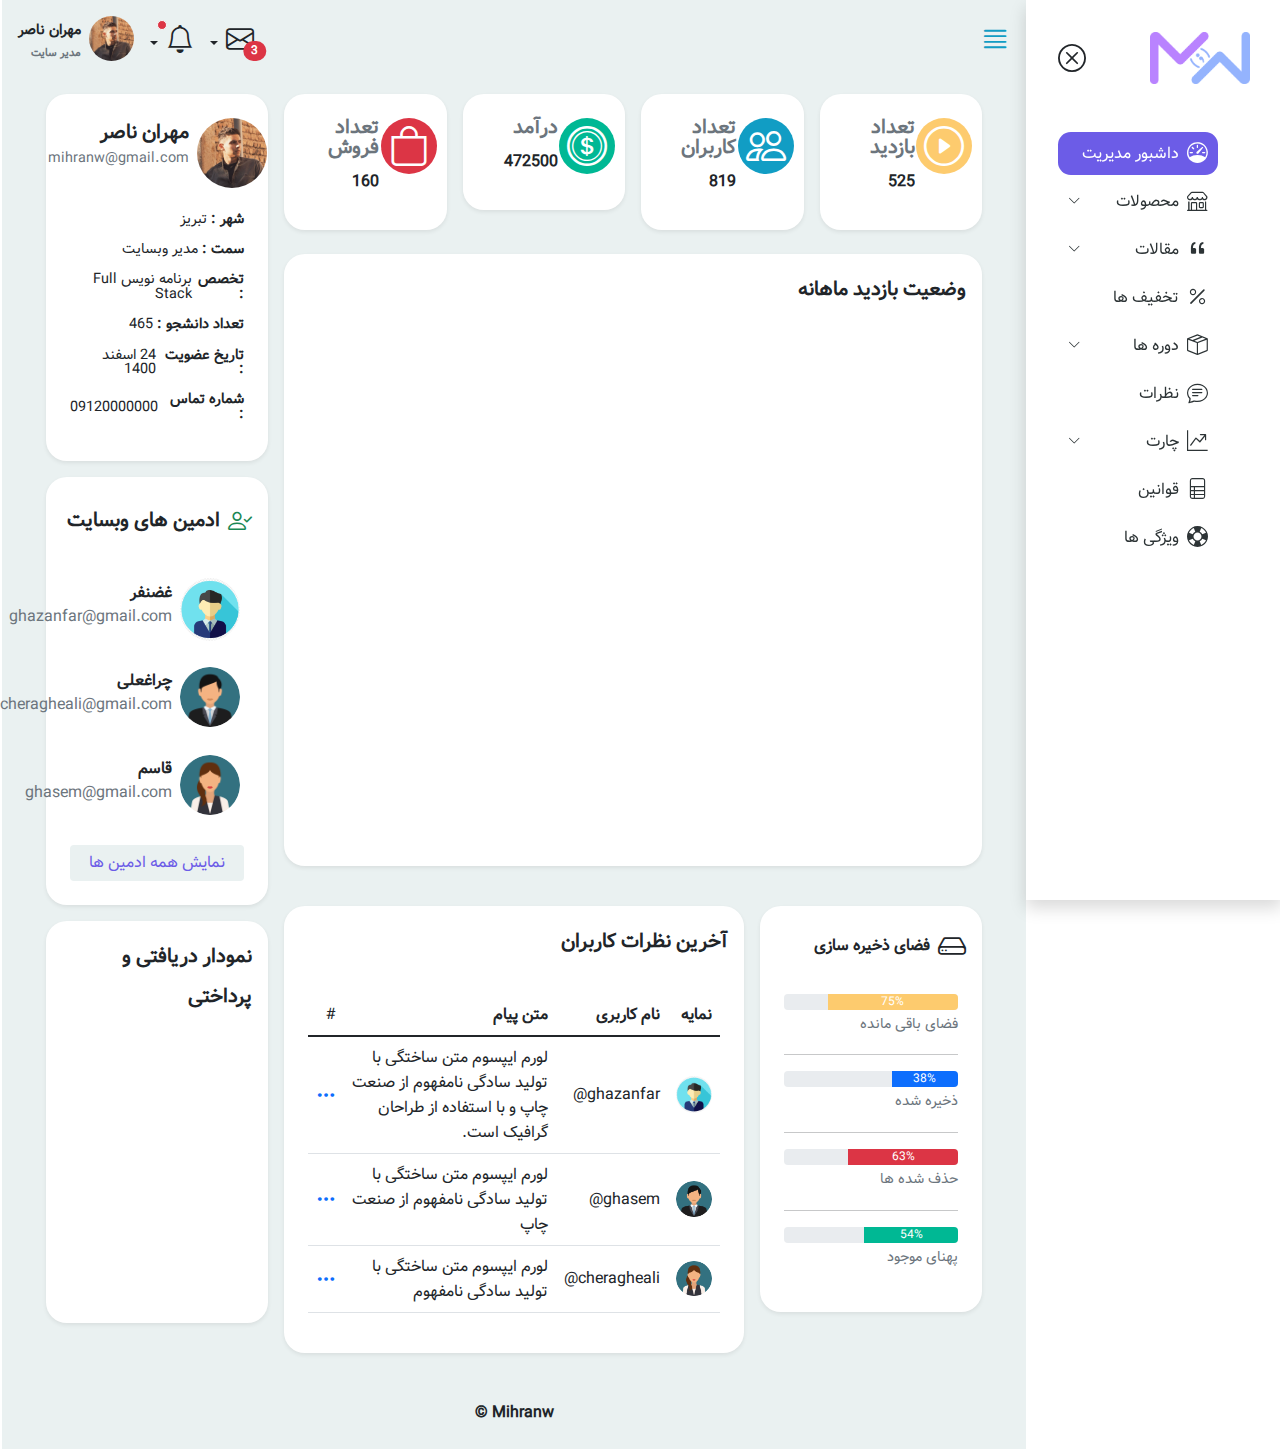
<file: index.html>
<html lang="fa" dir="rtl">

<head>
    <meta charset="UTF-8">
    <meta http-equiv="X-UA-Compatible" content="IE=edge">
    <meta name="viewport" content="width=device-width, initial-scale=1.0">
    <title>پنل ادمین</title>

    <!-- BootStarp Refrence -->
    <link rel="stylesheet" href="./assets/css/bootstrap.rtl.min.css">
    <link rel="stylesheet" href="./assets/css/bootstrap-icons-1.7.2/bootstrap-icons.css">
    <!-- Style Refrence -->
    <link rel="stylesheet" href="./assets/css/style.css">
    <!-- Favicon -->
    <link rel="shortcut icon" href="./assets/images/favicon.ico" type="image/x-icon">
</head>

<body>

    <!-- Preloader Start -->
    <div class="preloader"></div>
    <!-- Preloader Start -->



    <!-- Layouts Start -->
    <section>

        <!-- Side Bar Start -->
        <section class="sidebar shadow">
            <div class="d-flex align-items-center justify-content-between">
                <a href="http://mihranw.ir"><img src="./assets/images/logo.png" alt="logo" class="img-fluid" width="100"
                        height="100"></a>
                <i class="bi bi-x-circle fs-3" id="closeSideBar"></i>
            </div>

            <div class="mt-5">
                <ul class="sidebar-item">
                    <li>
                        <a href="index.html" class="sidebar-link active">
                            <i class="bi bi-speedometer me-2"></i>
                            <span> داشبور مدیریت</span>
                        </a>
                    </li>

                    <li class="dropdown" id="dropdown-submenu">
                        <div class="sidebar-link" onclick="">
                            <i class="bi bi-shop me-2"></i>
                            <span> محصولات</span>
                            <i class="bi bi-chevron-down ms-auto"></i>
                        </div>
                        <ul class="submenu" id="submenu">
                            <li class="submenu-item"><a href="product.html">محصولات</a></li>
                            <li class="submenu-item my-2"><a href="#">فروخته شده ها</a></li>
                            <li class="submenu-item"><a href="#">موجودی</a></li>
                        </ul>
                    </li>

                    <li class="dropdown">
                        <div class="sidebar-link">
                            <i class="bi bi-quote me-2"></i>
                            <span> مقالات</span>
                            <i class="bi bi-chevron-down ms-auto"></i>
                        </div>
                        <ul class="submenu">
                            <li class="submenu-item"><a href="#">مقاله</a></li>
                            <li class="submenu-item my-2"><a href="#">ثبت شده ها</a></li>
                        </ul>
                    </li>


                    <li>
                        <a href="index.html" class="sidebar-link">
                            <i class="bi bi-percent me-2"></i>
                            <span>تخفیف ها</span>
                        </a>
                    </li>

                    <li class="dropdown">
                        <div class="sidebar-link">
                            <i class="bi bi-box-seam me-2"></i>
                            <span>دوره ها</span>
                            <i class="bi bi-chevron-down ms-auto"></i>
                        </div>
                        <ul class="submenu">
                            <li class="submenu-item"><a href="#">شروع شده</a></li>
                            <li class="submenu-item my-2"><a href="#">اتمام شده ها</a></li>
                            <li class="submenu-item"><a href="#">جدید ها</a></li>
                            <li class="submenu-item my-2"><a href="#">برترین ها</a></li>
                            <li class="submenu-item"><a href="#">همین ها</a></li>
                        </ul>
                    </li>

                    <li>
                        <a href="index.html" class="sidebar-link">
                            <i class="bi bi-chat-text me-2"></i>
                            <span>نظرات</span>
                        </a>
                    </li>

                    <li class="dropdown" id="dropdown-submenu">
                        <div class="sidebar-link">
                            <i class="bi bi-graph-up-arrow me-2"></i>
                            <span>چارت</span>
                            <i class="bi bi-chevron-down ms-auto"></i>
                        </div>
                        <ul class="submenu">
                            <li class="submenu-item"><a href="#">شروع شده</a></li>
                            <li class="submenu-item my-2"><a href="#">اتمام شده ها</a></li>
                            <li class="submenu-item"><a href="#">جدید ها</a></li>
                            <li class="submenu-item my-2"><a href="#">برترین ها</a></li>
                            <li class="submenu-item"><a href="#">همین ها</a></li>
                        </ul>
                    </li>

                    <li>
                        <a href="index.html" class="sidebar-link">
                            <i class="bi bi-file-ruled me-2"></i>
                            <span>قوانین</span>
                        </a>
                    </li>
                    <li>
                        <a href="index.html" class="sidebar-link">
                            <i class="bi bi-life-preserver me-2"></i>
                            <span>ویژگی ها</span>
                        </a>
                    </li>


                </ul>
            </div>

        </section>
        <!-- Side Bar End -->

        <!-- Main Start -->
        <section class="main">

            <!-- Header Start -->
            <header class="header d-flex justify-content-between align-items-center ">
                <div>
                    <i class="bi bi-justify" id="openSideBar"></i>
                </div>

                <div class="d-flex align-items-center">
                    <div class="dropdown message-box mt-1">
                        <div class="dropdown-toggle position-relative" data-bs-toggle="dropdown">
                            <i class="bi bi-envelope fs-3"></i>
                            <span
                                class="position-absolute top-50 end-50 translate-middle-x badge rounded-pill bg-danger">
                                3
                            </span>
                        </div>

                        <ul class="dropdown-menu shadow">

                            <li class="text-center">پیام ها</li>
                            <li>
                                <hr class="dropdown-divider">
                            </li>

                            <li><a class="dropdown-item" href="#">
                                    <div class="d-flex align-items-center">
                                        <img src="./assets/images/users/1.png" alt="user logo" width="40"
                                            class="img-fluid rounded-circle">
                                        <span class="d-block fs-7 fw-bold ms-2">قاسم نوشته </span>
                                        <div class="card ms-1 p-1"><span class="text-secondary fs-10">10 دقیقه
                                                قبل</span></div>
                                    </div>
                                    <span class="text-muted fs-8">لورم ایپسوم متن ساختگی</span>
                                </a></li>
                            <li class="mt-2"><a class="dropdown-item" href="#">
                                    <div class="d-flex align-items-center">
                                        <img src="./assets/images/users/2.png" alt="user logo" width="40"
                                            class="img-fluid rounded-circle">
                                        <span class="d-block fs-7 fw-bold ms-2">غضنفر نوشته </span>
                                        <div class="card ms-1 p-1"><span class="text-secondary fs-10">14 دقیقه
                                                قبل</span></div>
                                    </div>
                                    <span class="text-muted fs-8">لورم ایپسوم متن ساختگی با تولید سادگی نامفهوم </span>
                                </a></li>
                            <li class="mt-2"><a class="dropdown-item" href="#">
                                    <div class="d-flex align-items-center">
                                        <img src="./assets/images/users/3.png" alt="user logo" width="40"
                                            class="img-fluid rounded-circle">
                                        <span class="d-block fs-7 fw-bold ms-2">چراغعلی نوشته </span>
                                        <div class="card ms-1 p-1"><span class="text-secondary fs-10">1 ساعت قبل</span>
                                        </div>
                                    </div>
                                    <span class="text-muted fs-8">لورم ایپسوم متن ساختگی با صنعت چاپ</span>
                                </a></li>


                            <li class="mt-4 mb-2 text-center">
                                <a href="index.html" class="fs-8 position-relative">مشاهده همه پیام ها</a>
                                <span
                                    class="position-absolute top-75 end-75 translate-middle badge rounded-pill bg-warning">
                                    10
                                </span>
                            </li>

                        </ul>
                    </div>

                    <div class="dropdown alert-box mt-1 mx-3">
                        <div class="dropdown-toggle position-relative" data-bs-toggle="dropdown">
                            <i class="bi bi-bell fs-3"></i>
                            <span
                                class="position-absolute top-25 start-25 translate-middle p-1 bg-danger border border-light rounded-circle">
                            </span>

                        </div>

                        <ul class="dropdown-menu shadow">

                            <li class="text-center">هشدارها</li>
                            <li>
                                <hr class="dropdown-divider">
                            </li>

                            <li><a class="dropdown-item" href="#">
                                    <div class="d-flex align-items-center">
                                        <i class="bi bi-check-circle fs-2 text-success"></i>
                                        <span class="d-block fs-7 fw-bold ms-2"> دوره جدید منتشر شد </span>
                                        <div class="card ms-1 p-1"><span class="text-secondary fs-10">40 دقیقه
                                                قبل</span></div>
                                    </div>
                                    <p class="text-muted fs-8 mt-1">لورم ایپسوم متن ساختگی با تولید سادگی نامفهوم </p>

                                </a></li>
                            <li><a class="dropdown-item" href="#">
                                    <div class="d-flex align-items-center">
                                        <i class="bi bi-exclamation-circle fs-2 text-warning"></i>
                                        <span class="d-block fs-7 fw-bold ms-2"> منابع سیستم پر شده ! </span>
                                        <div class="card ms-1 p-1"><span class="text-secondary fs-10">3 ساعت
                                                قبل</span></div>
                                    </div>
                                    <p class="text-muted fs-8 mt-1">لورم ایپسوم متن ساختگی با تولید سادگی نامفهوم </p>

                                </a></li>
                            <li><a class="dropdown-item" href="#">
                                    <div class="d-flex align-items-center">
                                        <i class="bi bi-x-circle fs-2 text-danger"></i>
                                        <span class="d-block fs-7 fw-bold ms-2"> فایل ذخیره نشد! </span>
                                        <div class="card ms-1 p-1"><span class="text-secondary fs-10">48 ساعت
                                                قبل</span></div>
                                    </div>
                                    <p class="text-muted fs-8 mt-1">لورم ایپسوم متن ساختگی با تولید سادگی نامفهوم </p>

                                </a></li>



                            <li class="mt-4 mb-2 text-center">
                                <a href="index.html" class="fs-8 position-relative">مشاهده اعلان ها</a>
                            </li>

                        </ul>
                    </div>

                    <div class="dropdown profile-box">
                        <div class="dropdown-toggle position-relative profile" data-bs-toggle="dropdown">
                            <div class="d-flex align-items-center">
                                <img src="./assets/images/users/personal.png" alt="Profile" width="45"
                                    class="img-fluid rounded-circle">
                                <div class="ms-2">
                                    <p class="fw-bold fs-7 mb-0">مهران ناصر</p>
                                    <span class="fw-bold fs-9 text-muted mt-0">مدیر سایت</span>
                                </div>
                            </div>
                        </div>

                        <ul class="dropdown-menu shadow">

                            <li class="p-1">
                                <a class="dropdown-item" href="#">
                                    <i class="bi bi-person-bounding-box fs-6 me-1"></i>
                                    حساب کاربری
                                </a>
                            </li>
                            <li class="p-1">
                                <a class="dropdown-item" href="#">
                                    <i class="bi bi-cash-coin fs-6 me-1"></i>
                                    کیف پول
                                </a>
                            </li>
                            <li class="p-1">
                                <a class="dropdown-item" href="#">
                                    <i class="bi bi-key fs-6 me-1"></i>
                                    تغییر رمز عبور
                                </a>
                            </li>
                            <li>
                                <hr class="dropdown-divider">
                            </li>
                            <li class="p-1">
                                <a class="dropdown-item" href="#">
                                    <i class="bi bi-door-open fs-6 me-1"></i>
                                    خروج از حساب
                                </a>
                            </li>






                        </ul>
                    </div>
                </div>

            </header>
            <!-- Header End -->

            <!-- Content Start -->
            <section class="content p-1 p-lg-3 mt-5 mt-lg-3">
                <div class="container-fluid">
                    <div class="row g-3">
                        <!-- stats Start -->
                        <div class="col-lg-9 stats">
                            <div class="row g-3">
                                <div class="col-6 col-lg-3">
                                    <div class="card shadow-sm">
                                        <div class="card-body">
                                            <div class="row g-3">
                                                <div class="col-sm-3 col-lg-4">
                                                    <div class="stats-icon">
                                                        <i class="bi bi-play-circle fs-1 bg-yellow"></i>
                                                    </div>
                                                </div>
                                                <div class="col-sm-9 col-lg-8 text-center text-lg-start">
                                                    <h5 class="text-muted fs-5 fw-bold lh-1">تعداد بازدید</h5>
                                                    <h6 class="fs-6 fw-bold purecounter" data-purecounter-start="0"
                                                        data-purecounter-end="1500">0</h6>
                                                </div>
                                            </div>
                                        </div>
                                    </div>
                                </div>
                                <div class="col-6 col-lg-3">
                                    <div class="card shadow-sm">
                                        <div class="card-body">
                                            <div class="row g-3">
                                                <div class="col-sm-3 col-lg-4">
                                                    <div class="stats-icon">
                                                        <i class="bi bi-people fs-1 bg-blue"></i>
                                                    </div>
                                                </div>
                                                <div class="col-sm-9 col-lg-8 text-center text-lg-start">
                                                    <h5 class="text-muted fs-5 fw-bold lh-1">تعداد کاربران</h5>
                                                    <h6 class="fs-6 fw-bold purecounter" data-purecounter-start="0"
                                                        data-purecounter-end="2341">0</h6>
                                                </div>
                                            </div>
                                        </div>
                                    </div>
                                </div>
                                <div class="col-6 col-lg-3">
                                    <div class="card shadow-sm">
                                        <div class="card-body">
                                            <div class="row g-3">
                                                <div class="col-sm-3 col-lg-4">
                                                    <div class="stats-icon">
                                                        <i class="bi bi-coin fs-1 bg-green"></i>
                                                    </div>
                                                </div>
                                                <div class="col-sm-9 col-lg-8 text-center text-lg-start">
                                                    <h5 class="text-muted fs-5 fw-bold lh-1">درآمد</h5>
                                                    <h6 class="fs-6 fw-bold purecounter" data-purecounter-start="0"
                                                        data-purecounter-end="1350000">0</h6>
                                                </div>
                                            </div>
                                        </div>
                                    </div>
                                </div>
                                <div class="col-6 col-lg-3">
                                    <div class="card shadow-sm">
                                        <div class="card-body">
                                            <div class="row g-3">
                                                <div class="col-sm-3 col-lg-4">
                                                    <div class="stats-icon">
                                                        <i class="bi bi-bag fs-1 bg-danger"></i>
                                                    </div>
                                                </div>
                                                <div class="col-sm-9 col-lg-8 text-center text-lg-start">
                                                    <h5 class="text-muted fs-5 fw-bold lh-1">تعداد فروش</h5>
                                                    <h6 class="fs-6 fw-bold purecounter" data-purecounter-start="0"
                                                        data-purecounter-end="456">0</h6>
                                                </div>
                                            </div>
                                        </div>
                                    </div>
                                </div>
                            </div>

                            <!-- Data Chart Start -->
                            <div class="row mt-4">
                                <div class="col-12">
                                    <div class="card shadow-sm p-2">
                                        <div class="card-header">
                                            <h5 class="fw-bold">وضعیت بازدید ماهانه</h5>
                                        </div>
                                        <div class="card-body cellphone">
                                            <div id="chartdiv"></div>
                                        </div>
                                    </div>
                                </div>
                            </div>
                            <!-- Data Chart End -->

                            <!-- Comments And Progress Bar Start -->
                            <div class="row g-3 mt-4">
                                <div class="col-lg-4">
                                    <div class="card shadow-sm">
                                        <div class="card-header">
                                            <div class="d-flex align-items-center">
                                                <i class="bi bi-hdd fs-3 lh-0"></i>
                                                <h5 class="fs-6 fw-bold ms-2 mt-2">
                                                    فضای ذخیره سازی
                                                </h5>
                                            </div>
                                        </div>
                                        <div class="card-body">
                                            <div>
                                                <div class="progress">
                                                    <div class="progress-bar bg-yellow" style="width: 75%;"
                                                        aria-valuenow="75">75%
                                                    </div>
                                                </div>
                                                <p class="text-muted fs-7">فضای باقی مانده</p>
                                            </div>
                                            <hr>
                                            <div>
                                                <div class="progress">
                                                    <div class="progress-bar" style="width: 38%;" aria-valuenow="38">38%
                                                    </div>
                                                </div>
                                                <p class="text-muted fs-7">ذخیره شده</p>
                                            </div>
                                            <hr>
                                            <div>
                                                <div class="progress">
                                                    <div class="progress-bar bg-danger" style="width: 63%;"
                                                        aria-valuenow="63">63%
                                                    </div>
                                                </div>
                                                <p class="text-muted fs-7">حذف شده ها</p>
                                            </div>
                                            <hr>
                                            <div>
                                                <div class="progress">
                                                    <div class="progress-bar bg-green" style="width: 54%;"
                                                        aria-valuenow="54">54%
                                                    </div>
                                                </div>
                                                <p class="text-muted fs-7">پهنای موجود</p>
                                            </div>
                                        </div>
                                    </div>
                                </div>
                                <div class="col-lg-8">
                                    <div class="card shadow-sm">
                                        <div class="card-header">
                                            <h5 class="fw-bold">
                                                آخرین نظرات کاربران
                                            </h5>
                                        </div>
                                        <div class="card-body">
                                         <div class="table-responsive">
                                            <table class="table table-hover align-middle">
                                                <thead>
                                                    <tr>
                                                        <td class="fw-bold">نمایه</td>
                                                        <td class="fw-bold">نام کاربری</td>
                                                        <td class="fw-bold">متن پیام</td>
                                                        <td>#</td>
                                                    </tr>
                                                </thead>
                                                <tbody>
                                                    <tr>
                                                        <td>
                                                            <img src="./assets/images/users/1.png" alt="user"
                                                                class="img-fluid rounded-circle" width="50">
                                                        </td>
                                                        <td class="cellphone">
                                                            @ghazanfar
                                                        </td>
                                                        <td>
                                                            لورم ایپسوم متن ساختگی با تولید سادگی نامفهوم از صنعت چاپ و
                                                            با استفاده از طراحان گرافیک است.
                                                        </td>
                                                        <td>
                                                            <a href="javascript:" data-bs-toggle="tooltip" data-bs-placement="top" title="بیشتر">
                                                                <i class="bi bi-three-dots fs-5"></i>
                                                            </a>
                                                        </td>
                                                    </tr>
                                                    <tr>
                                                        <td>
                                                            <img src="./assets/images/users/2.png" alt="user"
                                                                class="img-fluid rounded-circle" width="50">
                                                        </td>
                                                        <td class="cellphone">
                                                            @ghasem
                                                        </td>
                                                        <td>
                                                            لورم ایپسوم متن ساختگی با تولید سادگی نامفهوم از صنعت چاپ
                                                        </td>
                                                        <td>
                                                            <a href="javascript:" data-bs-toggle="tooltip" data-bs-placement="top" title="بیشتر">
                                                                <i class="bi bi-three-dots fs-5"></i>
                                                            </a>
                                                        </td>
                                                    </tr>
                                                    <tr>
                                                        <td>
                                                            <img src="./assets/images/users/3.png" alt="user"
                                                                class="img-fluid rounded-circle" width="50">
                                                        </td>
                                                        <td class="cellphone">
                                                            @cheragheali
                                                        </td>
                                                        <td>
                                                            لورم ایپسوم متن ساختگی با تولید سادگی نامفهوم
                                                        </td>
                                                        <td>
                                                            <a href="javascript:" data-bs-toggle="tooltip" data-bs-placement="top" title="بیشتر">
                                                                <i class="bi bi-three-dots fs-5"></i>
                                                            </a>
                                                        </td>
                                                    </tr>
                                                </tbody>
                                            </table>
                                         </div>
                                        </div>
                                    </div>
                                </div>
                            </div>
                            <!-- Comments And Progress Bar End -->
                        </div>
                        <!-- stats End -->

                        <!-- Users Start -->
                        <div class="col-lg-3">
                            <div class="card shadow-sm">
                                <div class="card-body">
                                    <div class=" d-flex align-items-center justify-content-center">
                                        <img src="./assets/images/users/personal.png" alt="personal"
                                            class="img-fluid rounded-circle" width="70">
                                        <div class="ms-2">
                                            <h5 class="fw-bold lh-1">مهران ناصر</h5>
                                            <p class="fs-7 text-muted lh-1">mihranw@gmail.com</p>
                                        </div>
                                    </div>
                                    <div class="user-information mt-4">
                                        <div class="d-flex align-items-center">
                                            <p class="fs-7 fw-bold lh-1">شهر : </p>
                                            <p class="fs-7 ms-1 lh-1"> تبریز</p>
                                        </div>

                                        <div class="d-flex align-items-center">
                                            <p class="fs-7 fw-bold lh-1">سمت : </p>
                                            <p class="fs-7 ms-1 lh-1"> مدیر وبسایت</p>
                                        </div>
                                        <div class="d-flex align-items-center">
                                            <p class="fs-7 fw-bold lh-1"> تخصص : </p>
                                            <p class="fs-7 ms-1 lh-1"> برنامه نویس Full Stack </p>
                                        </div>
                                        <div class="d-flex align-items-center">
                                            <p class="fs-7 fw-bold lh-1"> تعداد دانشجو : </p>
                                            <p class="fs-7 ms-1 lh-1"> 465 </p>
                                        </div>
                                        <div class="d-flex align-items-center">
                                            <p class="fs-7 fw-bold lh-1">تاریخ عضویت : </p>
                                            <p class=" fs-7 ms-1 lh-1">24 اسفند 1400</p>
                                        </div>
                                        <div class="d-flex align-items-center">
                                            <p class="fs-7 fw-bold lh-1">شماره تماس : </p>
                                            <p class="cellphone fs-7 ms-1 lh-1">09120000000</p>
                                        </div>
                                    </div>
                                </div>
                            </div>

                            <div class="card shadow-sm mt-3 p-2">
                                <div class="card-header">
                                    <div class="d-flex align-items-center justify-content-start">
                                        <i class="bi bi-person-check fs-4 text-success"></i>
                                        <h4 class="fw-bold fs-5 ms-2 mt-2">
                                            ادمین های وبسایت
                                        </h4>
                                    </div>
                                </div>
                                <div class="card-body">
                                    <div class="d-flex align-items-center p-1">
                                        <img src="./assets/images/users/1.png" alt="user"
                                            class="img-fluid rounded-circle" width="60">
                                        <div class="ms-2 mt-2">
                                            <h3 class="fw-bold fs-6 lh-1">غضنفر</h3>
                                            <p class="lh-1 text-muted">ghazanfar@gmail.com</p>
                                        </div>
                                    </div>
                                    <div class="d-flex align-items-center my-3 p-1">
                                        <img src="./assets/images/users/2.png" alt="user"
                                            class="img-fluid rounded-circle" width="60">
                                        <div class="ms-2 mt-2">
                                            <h3 class="fw-bold fs-6 lh-1">چراغعلی</h3>
                                            <p class="lh-1 text-muted">cheragheali@gmail.com</p>
                                        </div>
                                    </div>
                                    <div class="d-flex align-items-center p-1">
                                        <img src="./assets/images/users/3.png" alt="user"
                                            class="img-fluid rounded-circle" width="60">
                                        <div class="ms-2 mt-2">
                                            <h3 class="fw-bold fs-6 lh-1">قاسم</h3>
                                            <p class="lh-1 text-muted">ghasem@gmail.com</p>
                                        </div>
                                    </div>

                                    <div class="d-grid mt-4">
                                        <a href="javascript:" class="btn btn-light-primary">نمایش همه ادمین ها</a>
                                    </div>

                                </div>
                            </div>

                            <div class="card shadow-sm mt-3">
                                <div class="card-header">
                                    <h5 class="fw-bold">
                                        نمودار دریافتی و پرداختی
                                    </h5>
                                </div>
                                <div class="card-body">
                                    <div id="chart-circle"></div>
                                </div>
                            </div>

                        </div>
                        <!-- Users End -->

                    </div>
                </div>
            </section>
            <!-- Content End -->

            <!-- Footer Start -->
            <footer class="mt-4 p-2">
                <div class="container text-center">
                    <a href="http://mihranw.ir" target="_blank" class="text-dark fw-bold"> Mihranw &copy;</a>
                </div>
            </footer>
            <!-- Footer End -->

        </section>
        <!-- Main End -->

    </section>
    <!-- Layouts End -->








    <!-- Mihranw.ir -->
    <!-- Bootstrap JS -->
    <script src="./assets/js/bootstrap.bundle.min.js"></script>
    <!-- Jquery Refrence -->
    <script src="./assets/js/Jquery.min.js"></script>
    <!-- Prue Counter Plugin Refrence -->
    <script src="./assets/js/plugins/prueCounter.js"></script>
    <!-- Charts -->
    <script src="https://cdn.amcharts.com/lib/5/index.js"></script>
    <script src="https://cdn.amcharts.com/lib/5/xy.js"></script>
    <script src="https://cdn.amcharts.com/lib/5/percent.js"></script>
    <script src="https://cdn.amcharts.com/lib/5/themes/Animated.js"></script>
    <script src="./assets/js/plugins/chart.js"></script>
    <script src="https://cdn.amcharts.com/lib/4/core.js"></script>
    <script src="https://cdn.amcharts.com/lib/4/charts.js"></script>
    <script src="https://cdn.amcharts.com/lib/4/themes/animated.js"></script>
    <script src="./assets/js/plugins/chartcircle.js"></script>

    <!-- Main Js Refrence -->
    <script src="./assets/js/main.js"></script>
</body>

</html>
</file>
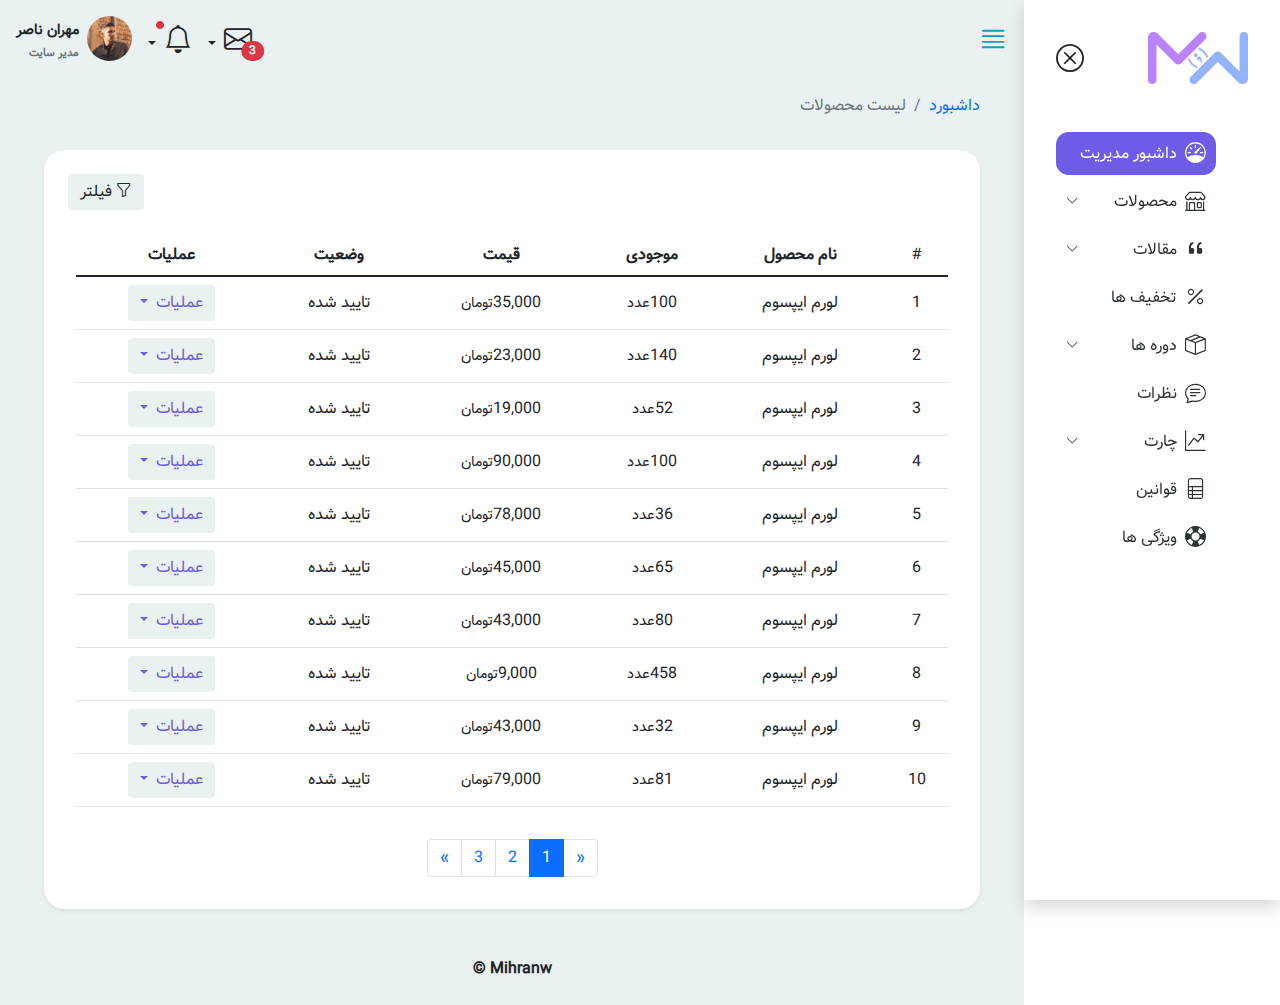
<file: product.html>
<html lang="fa" dir="rtl">

<head>
    <meta charset="UTF-8">
    <meta http-equiv="X-UA-Compatible" content="IE=edge">
    <meta name="viewport" content="width=device-width, initial-scale=1.0">
    <title>لیست محصولات</title>
    <link rel="stylesheet" href="./assets/css/bootstrap.rtl.min.css">
    <link rel="stylesheet" href="./assets/css/bootstrap-icons-1.7.2/bootstrap-icons.css">
    <link rel="stylesheet" href="./assets/css/style.css">
    <link rel="shortcut icon" href="./assets/images/favicon.ico" type="image/x-icon">
</head>

<body>

        <!-- Preloader Start -->
        <div class="preloader"></div>
        <!-- Preloader Start -->
    
    

    <!-- Layouts Start -->
    <section>

        <!-- Side Bar Start -->
        <section class="sidebar shadow">
            <div class="d-flex align-items-center justify-content-between">
                <a href="http://mihranw.ir"><img src="./assets/images/logo.png" alt="logo" class="img-fluid" width="100"
                        height="100"></a>
                <i class="bi bi-x-circle fs-3" id="closeSideBar"></i>
            </div>

            <div class="mt-5">
                <ul class="sidebar-item">
                    <li>
                        <a href="index.html" class="sidebar-link active">
                            <i class="bi bi-speedometer me-2"></i>
                            <span> داشبور مدیریت</span>
                        </a>
                    </li>

                    <li class="dropdown" id="dropdown-submenu">
                        <div class="sidebar-link" onclick="">
                            <i class="bi bi-shop me-2"></i>
                            <span> محصولات</span>
                            <i class="bi bi-chevron-down ms-auto"></i>
                        </div>
                        <ul class="submenu" id="submenu">
                            <li class="submenu-item"><a href="product.html">محصولات</a></li>
                            <li class="submenu-item my-2"><a href="#">فروخته شده ها</a></li>
                            <li class="submenu-item"><a href="#">موجودی</a></li>
                        </ul>
                    </li>

                    <li class="dropdown">
                        <div class="sidebar-link">
                            <i class="bi bi-quote me-2"></i>
                            <span> مقالات</span>
                            <i class="bi bi-chevron-down ms-auto"></i>
                        </div>
                        <ul class="submenu">
                            <li class="submenu-item"><a href="#">مقاله</a></li>
                            <li class="submenu-item my-2"><a href="#">ثبت شده ها</a></li>
                        </ul>
                    </li>


                    <li>
                        <a href="index.html" class="sidebar-link">
                            <i class="bi bi-percent me-2"></i>
                            <span>تخفیف ها</span>
                        </a>
                    </li>

                    <li class="dropdown">
                        <div class="sidebar-link">
                            <i class="bi bi-box-seam me-2"></i>
                            <span>دوره ها</span>
                            <i class="bi bi-chevron-down ms-auto"></i>
                        </div>
                        <ul class="submenu">
                            <li class="submenu-item"><a href="#">شروع شده</a></li>
                            <li class="submenu-item my-2"><a href="#">اتمام شده ها</a></li>
                            <li class="submenu-item"><a href="#">جدید ها</a></li>
                            <li class="submenu-item my-2"><a href="#">برترین ها</a></li>
                            <li class="submenu-item"><a href="#">همین ها</a></li>
                        </ul>
                    </li>

                    <li>
                        <a href="index.html" class="sidebar-link">
                            <i class="bi bi-chat-text me-2"></i>
                            <span>نظرات</span>
                        </a>
                    </li>

                    <li class="dropdown" id="dropdown-submenu">
                        <div class="sidebar-link">
                            <i class="bi bi-graph-up-arrow me-2"></i>
                            <span>چارت</span>
                            <i class="bi bi-chevron-down ms-auto"></i>
                        </div>
                        <ul class="submenu">
                            <li class="submenu-item"><a href="#">شروع شده</a></li>
                            <li class="submenu-item my-2"><a href="#">اتمام شده ها</a></li>
                            <li class="submenu-item"><a href="#">جدید ها</a></li>
                            <li class="submenu-item my-2"><a href="#">برترین ها</a></li>
                            <li class="submenu-item"><a href="#">همین ها</a></li>
                        </ul>
                    </li>

                    <li>
                        <a href="index.html" class="sidebar-link">
                            <i class="bi bi-file-ruled me-2"></i>
                            <span>قوانین</span>
                        </a>
                    </li>
                    <li>
                        <a href="index.html" class="sidebar-link">
                            <i class="bi bi-life-preserver me-2"></i>
                            <span>ویژگی ها</span>
                        </a>
                    </li>


                </ul>
            </div>

        </section>
        <!-- Side Bar End -->


        <!-- Main Start -->
        <section class="main">

            <!-- Header Start -->
            <header class="header d-flex justify-content-between align-items-center ">
                <div>
                    <i class="bi bi-justify" id="openSideBar"></i>
                </div>

                <div class="d-flex align-items-center">
                    <div class="dropdown message-box mt-1">
                        <div class="dropdown-toggle position-relative" data-bs-toggle="dropdown">
                            <i class="bi bi-envelope fs-3"></i>
                            <span
                                class="position-absolute top-50 end-50 translate-middle-x badge rounded-pill bg-danger">
                                3
                            </span>
                        </div>

                        <ul class="dropdown-menu shadow">

                            <li class="text-center">پیام ها</li>
                            <li>
                                <hr class="dropdown-divider">
                            </li>

                            <li><a class="dropdown-item" href="#">
                                    <div class="d-flex align-items-center">
                                        <img src="./assets/images/users/1.png" alt="user logo" width="40"
                                            class="img-fluid rounded-circle">
                                        <span class="d-block fs-7 fw-bold ms-2">قاسم نوشته </span>
                                        <div class="card ms-1 p-1"><span class="text-secondary fs-10">10 دقیقه
                                                قبل</span></div>
                                    </div>
                                    <span class="text-muted fs-8">لورم ایپسوم متن ساختگی</span>
                                </a></li>
                            <li class="mt-2"><a class="dropdown-item" href="#">
                                    <div class="d-flex align-items-center">
                                        <img src="./assets/images/users/2.png" alt="user logo" width="40"
                                            class="img-fluid rounded-circle">
                                        <span class="d-block fs-7 fw-bold ms-2">غضنفر نوشته </span>
                                        <div class="card ms-1 p-1"><span class="text-secondary fs-10">14 دقیقه
                                                قبل</span></div>
                                    </div>
                                    <span class="text-muted fs-8">لورم ایپسوم متن ساختگی با تولید سادگی نامفهوم </span>
                                </a></li>
                            <li class="mt-2"><a class="dropdown-item" href="#">
                                    <div class="d-flex align-items-center">
                                        <img src="./assets/images/users/3.png" alt="user logo" width="40"
                                            class="img-fluid rounded-circle">
                                        <span class="d-block fs-7 fw-bold ms-2">چراغعلی نوشته </span>
                                        <div class="card ms-1 p-1"><span class="text-secondary fs-10">1 ساعت قبل</span>
                                        </div>
                                    </div>
                                    <span class="text-muted fs-8">لورم ایپسوم متن ساختگی با صنعت چاپ</span>
                                </a></li>


                            <li class="mt-4 mb-2 text-center">
                                <a href="index.html" class="fs-8 position-relative">مشاهده همه پیام ها</a>
                                <span
                                    class="position-absolute top-75 end-75 translate-middle badge rounded-pill bg-warning">
                                    10
                                </span>
                            </li>

                        </ul>
                    </div>

                    <div class="dropdown alert-box mt-1 mx-3">
                        <div class="dropdown-toggle position-relative" data-bs-toggle="dropdown">
                            <i class="bi bi-bell fs-3"></i>
                            <span
                                class="position-absolute top-25 start-25 translate-middle p-1 bg-danger border border-light rounded-circle">
                            </span>

                        </div>

                        <ul class="dropdown-menu shadow">

                            <li class="text-center">هشدارها</li>
                            <li>
                                <hr class="dropdown-divider">
                            </li>

                            <li><a class="dropdown-item" href="#">
                                    <div class="d-flex align-items-center">
                                        <i class="bi bi-check-circle fs-2 text-success"></i>
                                        <span class="d-block fs-7 fw-bold ms-2"> دوره جدید منتشر شد </span>
                                        <div class="card ms-1 p-1"><span class="text-secondary fs-10">40 دقیقه
                                                قبل</span></div>
                                    </div>
                                    <p class="text-muted fs-8 mt-1">لورم ایپسوم متن ساختگی با تولید سادگی نامفهوم </p>

                                </a></li>
                            <li><a class="dropdown-item" href="#">
                                    <div class="d-flex align-items-center">
                                        <i class="bi bi-exclamation-circle fs-2 text-warning"></i>
                                        <span class="d-block fs-7 fw-bold ms-2"> منابع سیستم پر شده ! </span>
                                        <div class="card ms-1 p-1"><span class="text-secondary fs-10">3 ساعت
                                                قبل</span></div>
                                    </div>
                                    <p class="text-muted fs-8 mt-1">لورم ایپسوم متن ساختگی با تولید سادگی نامفهوم </p>

                                </a></li>
                            <li><a class="dropdown-item" href="#">
                                    <div class="d-flex align-items-center">
                                        <i class="bi bi-x-circle fs-2 text-danger"></i>
                                        <span class="d-block fs-7 fw-bold ms-2"> فایل ذخیره نشد! </span>
                                        <div class="card ms-1 p-1"><span class="text-secondary fs-10">48 ساعت
                                                قبل</span></div>
                                    </div>
                                    <p class="text-muted fs-8 mt-1">لورم ایپسوم متن ساختگی با تولید سادگی نامفهوم </p>

                                </a></li>



                            <li class="mt-4 mb-2 text-center">
                                <a href="index.html" class="fs-8 position-relative">مشاهده اعلان ها</a>
                            </li>

                        </ul>
                    </div>

                    <div class="dropdown profile-box">
                        <div class="dropdown-toggle position-relative profile" data-bs-toggle="dropdown">
                            <div class="d-flex align-items-center">
                                <img src="./assets/images/users/personal.png" alt="Profile" width="45"
                                    class="img-fluid rounded-circle">
                                <div class="ms-2">
                                    <p class="fw-bold fs-7 mb-0">مهران ناصر</p>
                                    <span class="fw-bold fs-9 text-muted mt-0">مدیر سایت</span>
                                </div>
                            </div>
                        </div>

                        <ul class="dropdown-menu shadow">

                            <li class="p-1">
                                <a class="dropdown-item" href="#">
                                    <i class="bi bi-person-bounding-box fs-6 me-1"></i>
                                    حساب کاربری
                                </a>
                            </li>
                            <li class="p-1">
                                <a class="dropdown-item" href="#">
                                    <i class="bi bi-cash-coin fs-6 me-1"></i>
                                    کیف پول
                                </a>
                            </li>
                            <li class="p-1">
                                <a class="dropdown-item" href="#">
                                    <i class="bi bi-key fs-6 me-1"></i>
                                    تغییر رمز عبور
                                </a>
                            </li>
                            <li>
                                <hr class="dropdown-divider">
                            </li>
                            <li class="p-1">
                                <a class="dropdown-item" href="#">
                                    <i class="bi bi-door-open fs-6 me-1"></i>
                                    خروج از حساب
                                </a>
                            </li>






                        </ul>
                    </div>
                </div>

            </header>
            <!-- Header End -->

            <!-- Content Start -->
            <section class="content p-1 p-lg-3 mt-5 mt-lg-3">
                <div class="container-fluid">
                    <div class="row">
                        <nav aria-label="breadcrumb">
                            <ol class="breadcrumb">
                                <li class="breadcrumb-item"><a href="index.html">داشبورد</a></li>
                                <li class="breadcrumb-item active" aria-current="page">لیست محصولات</li>
                            </ol>
                        </nav>
                    </div>
                    <div class="row mt-3">
                        <div class="col-12">
                            <div class="card shadow-sm p-3">
                                <div class="card-header text-end">
                                    <button class="btn btn-light-primary text-dark" data-bs-toggle="modal"
                                        data-bs-target="#filtermodal">
                                        <i class="bi bi-funnel fs-6"></i>
                                        فیلتر
                                    </button>
                                </div>
                                <div class="card-body">
                                   <div class="table-responsive">
                                    <table class="table table-hover align-middle text-center">
                                        <thead>
                                            <tr>
                                                <td>#</td>
                                                <td class="fw-bold">نام محصول</td>
                                                <td class="fw-bold">موجودی</td>
                                                <td class="fw-bold">قیمت</td>
                                                <td class="fw-bold">وضعیت</td>
                                                <td class="fw-bold">عملیات</td>
                                            </tr>
                                        </thead>
                                        <tbody>
                                            <tr>
                                                <td>1</td>
                                                <td>لورم ایپسوم</td>
                                                <td>100<span class="fs-7">عدد</span> </td>
                                                <td>35,000<span class="fs-7">تومان</span></td>
                                                <td>تایید شده</td>
                                                <td>
                                                    <div class="dropdown">
                                                        <button class="btn btn-light-primary dropdown-toggle"
                                                            type="button" id="dropdownMenuButton1"
                                                            data-bs-toggle="dropdown">
                                                            عملیات
                                                        </button>
                                                        <ul class="dropdown-menu">
                                                            <li><a class="dropdown-item" href="#">جزئیات</a></li>
                                                            <li><a class="dropdown-item" href="#">ویرایش</a></li>
                                                            <li><a class="dropdown-item" href="#">حذف</a></li>
                                                        </ul>
                                                    </div>
                                                </td>
                                            </tr>
                                            <tr>
                                                <td>2</td>
                                                <td>لورم ایپسوم</td>
                                                <td>140<span class="fs-7">عدد</span> </td>
                                                <td>23,000<span class="fs-7">تومان</span></td>
                                                <td>تایید شده</td>
                                                <td>
                                                    <div class="dropdown">
                                                        <button class="btn btn-light-primary dropdown-toggle"
                                                            type="button" id="dropdownMenuButton1"
                                                            data-bs-toggle="dropdown">
                                                            عملیات
                                                        </button>
                                                        <ul class="dropdown-menu">
                                                            <li><a class="dropdown-item" href="#">جزئیات</a></li>
                                                            <li><a class="dropdown-item" href="#">ویرایش</a></li>
                                                            <li><a class="dropdown-item" href="#">حذف</a></li>
                                                        </ul>
                                                    </div>
                                                </td>
                                            </tr>
                                            <tr>
                                                <td>3</td>
                                                <td>لورم ایپسوم</td>
                                                <td>52<span class="fs-7">عدد</span> </td>
                                                <td>19,000<span class="fs-7">تومان</span></td>
                                                <td>تایید شده</td>
                                                <td>
                                                    <div class="dropdown">
                                                        <button class="btn btn-light-primary dropdown-toggle"
                                                            type="button" id="dropdownMenuButton1"
                                                            data-bs-toggle="dropdown">
                                                            عملیات
                                                        </button>
                                                        <ul class="dropdown-menu">
                                                            <li><a class="dropdown-item" href="#">جزئیات</a></li>
                                                            <li><a class="dropdown-item" href="#">ویرایش</a></li>
                                                            <li><a class="dropdown-item" href="#">حذف</a></li>
                                                        </ul>
                                                    </div>
                                                </td>
                                            </tr>
                                            <tr>
                                                <td>4</td>
                                                <td>لورم ایپسوم</td>
                                                <td>100<span class="fs-7">عدد</span> </td>
                                                <td>90,000<span class="fs-7">تومان</span></td>
                                                <td>تایید شده</td>
                                                <td>
                                                    <div class="dropdown">
                                                        <button class="btn btn-light-primary dropdown-toggle"
                                                            type="button" id="dropdownMenuButton1"
                                                            data-bs-toggle="dropdown">
                                                            عملیات
                                                        </button>
                                                        <ul class="dropdown-menu">
                                                            <li><a class="dropdown-item" href="#">جزئیات</a></li>
                                                            <li><a class="dropdown-item" href="#">ویرایش</a></li>
                                                            <li><a class="dropdown-item" href="#">حذف</a></li>
                                                        </ul>
                                                    </div>
                                                </td>
                                            </tr>
                                            <tr>
                                                <td>5</td>
                                                <td>لورم ایپسوم</td>
                                                <td>36<span class="fs-7">عدد</span> </td>
                                                <td>78,000<span class="fs-7">تومان</span></td>
                                                <td>تایید شده</td>
                                                <td>
                                                    <div class="dropdown">
                                                        <button class="btn btn-light-primary dropdown-toggle"
                                                            type="button" id="dropdownMenuButton1"
                                                            data-bs-toggle="dropdown">
                                                            عملیات
                                                        </button>
                                                        <ul class="dropdown-menu">
                                                            <li><a class="dropdown-item" href="#">جزئیات</a></li>
                                                            <li><a class="dropdown-item" href="#">ویرایش</a></li>
                                                            <li><a class="dropdown-item" href="#">حذف</a></li>
                                                        </ul>
                                                    </div>
                                                </td>
                                            </tr>
                                            <tr>
                                                <td>6</td>
                                                <td>لورم ایپسوم</td>
                                                <td>65<span class="fs-7">عدد</span> </td>
                                                <td>45,000<span class="fs-7">تومان</span></td>
                                                <td>تایید شده</td>
                                                <td>
                                                    <div class="dropdown">
                                                        <button class="btn btn-light-primary dropdown-toggle"
                                                            type="button" id="dropdownMenuButton1"
                                                            data-bs-toggle="dropdown">
                                                            عملیات
                                                        </button>
                                                        <ul class="dropdown-menu">
                                                            <li><a class="dropdown-item" href="#">جزئیات</a></li>
                                                            <li><a class="dropdown-item" href="#">ویرایش</a></li>
                                                            <li><a class="dropdown-item" href="#">حذف</a></li>
                                                        </ul>
                                                    </div>
                                                </td>
                                            </tr>
                                            <tr>
                                                <td>7</td>
                                                <td>لورم ایپسوم</td>
                                                <td>80<span class="fs-7">عدد</span> </td>
                                                <td>43,000<span class="fs-7">تومان</span></td>
                                                <td>تایید شده</td>
                                                <td>
                                                    <div class="dropdown">
                                                        <button class="btn btn-light-primary dropdown-toggle"
                                                            type="button" id="dropdownMenuButton1"
                                                            data-bs-toggle="dropdown">
                                                            عملیات
                                                        </button>
                                                        <ul class="dropdown-menu">
                                                            <li><a class="dropdown-item" href="#">جزئیات</a></li>
                                                            <li><a class="dropdown-item" href="#">ویرایش</a></li>
                                                            <li><a class="dropdown-item" href="#">حذف</a></li>
                                                        </ul>
                                                    </div>
                                                </td>
                                            </tr>
                                            <tr>
                                                <td>8</td>
                                                <td>لورم ایپسوم</td>
                                                <td>458<span class="fs-7">عدد</span> </td>
                                                <td>9,000<span class="fs-7">تومان</span></td>
                                                <td>تایید شده</td>
                                                <td>
                                                    <div class="dropdown">
                                                        <button class="btn btn-light-primary dropdown-toggle"
                                                            type="button" id="dropdownMenuButton1"
                                                            data-bs-toggle="dropdown">
                                                            عملیات
                                                        </button>
                                                        <ul class="dropdown-menu">
                                                            <li><a class="dropdown-item" href="#">جزئیات</a></li>
                                                            <li><a class="dropdown-item" href="#">ویرایش</a></li>
                                                            <li><a class="dropdown-item" href="#">حذف</a></li>
                                                        </ul>
                                                    </div>
                                                </td>
                                            </tr>
                                            <tr>
                                                <td>9</td>
                                                <td>لورم ایپسوم</td>
                                                <td>32<span class="fs-7">عدد</span> </td>
                                                <td>43,000<span class="fs-7">تومان</span></td>
                                                <td>تایید شده</td>
                                                <td>
                                                    <div class="dropdown">
                                                        <button class="btn btn-light-primary dropdown-toggle"
                                                            type="button" id="dropdownMenuButton1"
                                                            data-bs-toggle="dropdown">
                                                            عملیات
                                                        </button>
                                                        <ul class="dropdown-menu">
                                                            <li><a class="dropdown-item" href="#">جزئیات</a></li>
                                                            <li><a class="dropdown-item" href="#">ویرایش</a></li>
                                                            <li><a class="dropdown-item" href="#">حذف</a></li>
                                                        </ul>
                                                    </div>
                                                </td>
                                            </tr>
                                            <tr>
                                                <td>10</td>
                                                <td>لورم ایپسوم</td>
                                                <td>81<span class="fs-7">عدد</span> </td>
                                                <td>79,000<span class="fs-7">تومان</span></td>
                                                <td>تایید شده</td>
                                                <td>
                                                    <div class="dropdown">
                                                        <button class="btn btn-light-primary dropdown-toggle"
                                                            type="button" id="dropdownMenuButton1"
                                                            data-bs-toggle="dropdown">
                                                            عملیات
                                                        </button>
                                                        <ul class="dropdown-menu">
                                                            <li><a class="dropdown-item" href="#">جزئیات</a></li>
                                                            <li><a class="dropdown-item" href="#">ویرایش</a></li>
                                                            <li><a class="dropdown-item" href="#">حذف</a></li>
                                                        </ul>
                                                    </div>
                                                </td>
                                            </tr>
                                           
                                        </tbody>
                                    </table>
                                   </div>
                                </div>

                                <div class="d-flex justify-content-center">
                                    <!-- Pagination Start -->
                                    <nav>
                                        <ul class="pagination">
                                          <li class="page-item">
                                            <a class="page-link" href="#">
                                              <span>&laquo;</span>
                                            </a>
                                          </li>
                                          <li class="page-item active"><a class="page-link" href="#">1</a></li>
                                          <li class="page-item"><a class="page-link" href="#">2</a></li>
                                          <li class="page-item"><a class="page-link" href="#">3</a></li>
                                          <li class="page-item">
                                            <a class="page-link" href="#">
                                              <span>&raquo;</span>
                                            </a>
                                          </li>
                                        </ul>
                                      </nav>
                                    <!-- Pagination End -->
                                </div>
                            </div>
                        </div>

                    </div>
                </div>
            </section>
            <!-- Content End -->




            <!-- Filter Modal Start -->
            <div class="modal fade" id="filtermodal" tabindex="-1">
                <div class="modal-dialog">
                    <div class="modal-content">
                        <div class="modal-header">
                            <h5 class="modal-title" id="exampleModalLabel">فیلتر محصولات</h5>
                            <button type="button" class="btn-close" data-bs-dismiss="modal" aria-label="Close"></button>
                        </div>
                        <div class="modal-body">
                            <form action="#">
                                <div class="mb-3">
                                    <label for="productName" class="form-label">نام محصول</label>
                                    <input type="text" class="form-control" id="productName">
                                </div>
                                <div class="mb-3">
                                    <select class="form-select">
                                        <option selected>انتخاب کنید</option>
                                        <option value="1">یک</option>
                                        <option value="2">دو</option>
                                        <option value="3">سه</option>
                                    </select>
                                </div>
                            </form>
                        </div>
                        <div class="modal-footer">
                            <button type="button" class="btn btn-secondary" data-bs-dismiss="modal">بستن</button>
                            <button type="submit" class="btn btn-primary">فیلتر</button>
                        </div>
                    </div>
                </div>
            </div>
            <!-- Filter Modal End -->




            <!-- Footer Start -->
            <footer class="mt-4 p-2">
                <div class="container text-center">
                    <a href="http://mihranw.ir" target="_blank" class="text-dark fw-bold"> Mihranw &copy;</a>
                </div>
            </footer>
            <!-- Footer End -->

        </section>
        <!-- Main End -->
    </section>
    <!-- Layouts End -->









    <!-- Mihranw.ir -->

    <script src="./assets/js/bootstrap.bundle.min.js"></script>
    <script src="./assets/js/Jquery.min.js"></script>
    <script src="./assets/js/plugins/prueCounter.js"></script>
 

    <script src="./assets/js/main.js"></script>
</body>

</html>
</file>
<file: assets/css/style.css>
@font-face {
  font-family: "Vazir";
  src: url("../fonts/Vazir.eot");
  /* IE9 Compat Modes */
  src: url("../fonts/Vazir.ttf") format("embedded-opentype"),
    url("../fonts/Vazir.woff") format("woff"),
    url("../fonts/Vazir.woff2") format("woff2");
}

/* Track */
::-webkit-scrollbar {
  width: 3px;
}

::-webkit-scrollbar-track {
  background-color: #a29bfe;
}
::-webkit-scrollbar-thumb {
  background-color: #6c5ce7;
  border-radius: 1rem;
}

body {
  padding: 0;
  margin: 0;
  box-sizing: border-box;
}

body,
html {
  font-family: "Vazir" !important;
}

/* Over Write */
.h1,
.h2,
.h3,
.h4,
.h5,
.h6,
h1,
h2,
h3,
h4,
h5,
h6,
p {
  line-height: 2 !important;
}

.preloader{
  background: url(../images/gifs/preloader.gif) center no-repeat;
  background-color: #f1f2f3;
  position: fixed;
  top: 0;
  right: 0;
  bottom: 0;
  left: 0;
  height: 100vh;
  z-index: 5000;
}

/* Utilities */
a {
  text-decoration: none;
}

.cellphone {
  direction: ltr !important;
  text-align: right ;
}

.lh-0{
  line-height: 0 !important;
}

.fs-7 {
  font-size: 0.9rem !important;
}

.fs-8 {
  font-size: 0.8rem !important;
}
.fs-9 {
  font-size: 0.7rem !important;
}
.fs-10 {
  font-size: 0.6rem !important;
}

.bg-blue{
  background-color: #119dc4 !important;
}

.bg-yellow{
  background-color: #fdcb6e !important;
}
.bg-green{
  background-color: #00b894 !important;
}

.btn-light-primary{
  background-color: #eaf1f1;
  color: #6c5ce7;
  transition: all 0.3s;
  border: none;
}
.btn-light-primary:hover{
  background-color: #cedbdb;
  color: #000;
}



/* Override */
.pagination .active-sm{
  background-color: #eaf1f1 !important;
  color: #6c5ce7 !important;
  border: none !important;
}


/* Side Bar */
.sidebar {
  width: 16rem;
  height: 100vh;
  position: fixed;
  padding: 2rem;
  overflow-y: hidden;
  z-index: 1000;
  background-color: #fff;
  transition: all 0.8s;
}
.sidebar:hover {
  overflow-y: auto;
}
.sidebar #closeSideBar {
  font-size: 30px;
  cursor: pointer;
  transition: all 0.3s;
}
.sidebar #closeSideBar:hover {
  color: #eb4d4b;
}

.sidebar .sidebar-item {
  list-style: none;
}

.sidebar .sidebar-item .active {
  background-color: #6c5ce7;
}
.sidebar .sidebar-item .sidebar-link.active span {
  color: #fff;
}
.sidebar .sidebar-item .sidebar-link.active i {
  color: #fff;
}
.sidebar .sidebar-item .sidebar-link.active:hover i {
  color: #fff;
}

.sidebar .sidebar-item .sidebar-link.active:hover {
  background-color: #786ff0;
}

.sidebar .sidebar-item .sidebar-link {
  margin-top: 0.3rem;
  display: flex;
  align-items: center;
  padding: 0.6rem;
  transition: all 0.3s;
  border-radius: 0.8rem;
  cursor: pointer;
  color: #2d3436;
}

.sidebar .sidebar-item .sidebar-link:hover {
  background-color: #eaf1f1;
}

.sidebar .sidebar-item .sidebar-link i {
  font-size: 1.3rem;
  transition: all 0.3s;
}

.sidebar .sidebar-item .sidebar-link .bi-chevron-down {
  font-size: 0.8rem;
  color: #2d3436 !important;
  transition: all 0.3s;
}
.sidebar .sidebar-item .sidebar-link .bi-chevron-up {
  font-size: 0.8rem;
  color: #2d3436 !important;
  transition: all 0.3s;
}

.sidebar .sidebar-item .sidebar-link:hover i {
  color: #eb4d4b;
}

.sidebar .sidebar-item .submenu {
  display: none;
  list-style: none;
}

.sidebar .sidebar-item .submenu .submenu-item {
  transition: all 0.3s;
}

.sidebar .sidebar-item .submenu .submenu-item:hover {
  margin-right: 0.5rem;
}

.sidebar .sidebar-item .submenu .submenu-item a {
  color: #a29bfe;
}

.sidebar .sidebar-item .submenu .submenu-item:hover a {
  color: #6c5ce7;
}



/* Main */
.main {
  background-color: #eaf1f1;
  padding: 1rem;
  transition: all 0.8s;
}

.main #openSideBar {
  font-size: 30px;
  cursor: pointer;
  color: #119dc4;
  transition: all 0.3s;
}

.main .header .message-box {
  cursor: pointer;
}
.main .header .message-box .dropdown-menu {
  width: 20rem !important;
}
.main .header .alert-box {
  cursor: pointer;
}
.main .header .alert-box .dropdown-menu {
  width: 20rem !important;
}
.main .header .profile-box {
  cursor: pointer;
}
.main .header .profile-box .profile::after {
  display: none !important;
}
.main .header .profile-box .dropdown-menu {
  width: 13rem;
}



.main .card{
  padding: 0.5rem;
  border: none !important;
  border-radius: 1.3rem;
}
.main .card .card-header{
  padding: 0.5rem;
  border: none !important;
  background-color: #fff;
}

.main .content .stats .card .stats-icon {
  display: flex;
  align-items: center;
  justify-content: center;

}
.main .content .stats .card .stats-icon i{
  padding: 0.5rem;
  color: #fff;
  border-radius: 3rem;
  line-height: 0;
}

.main .content #chartdiv{
  height: 500px;
}
.main .content #chart-circle{
  height: 250px;
}
</file>
